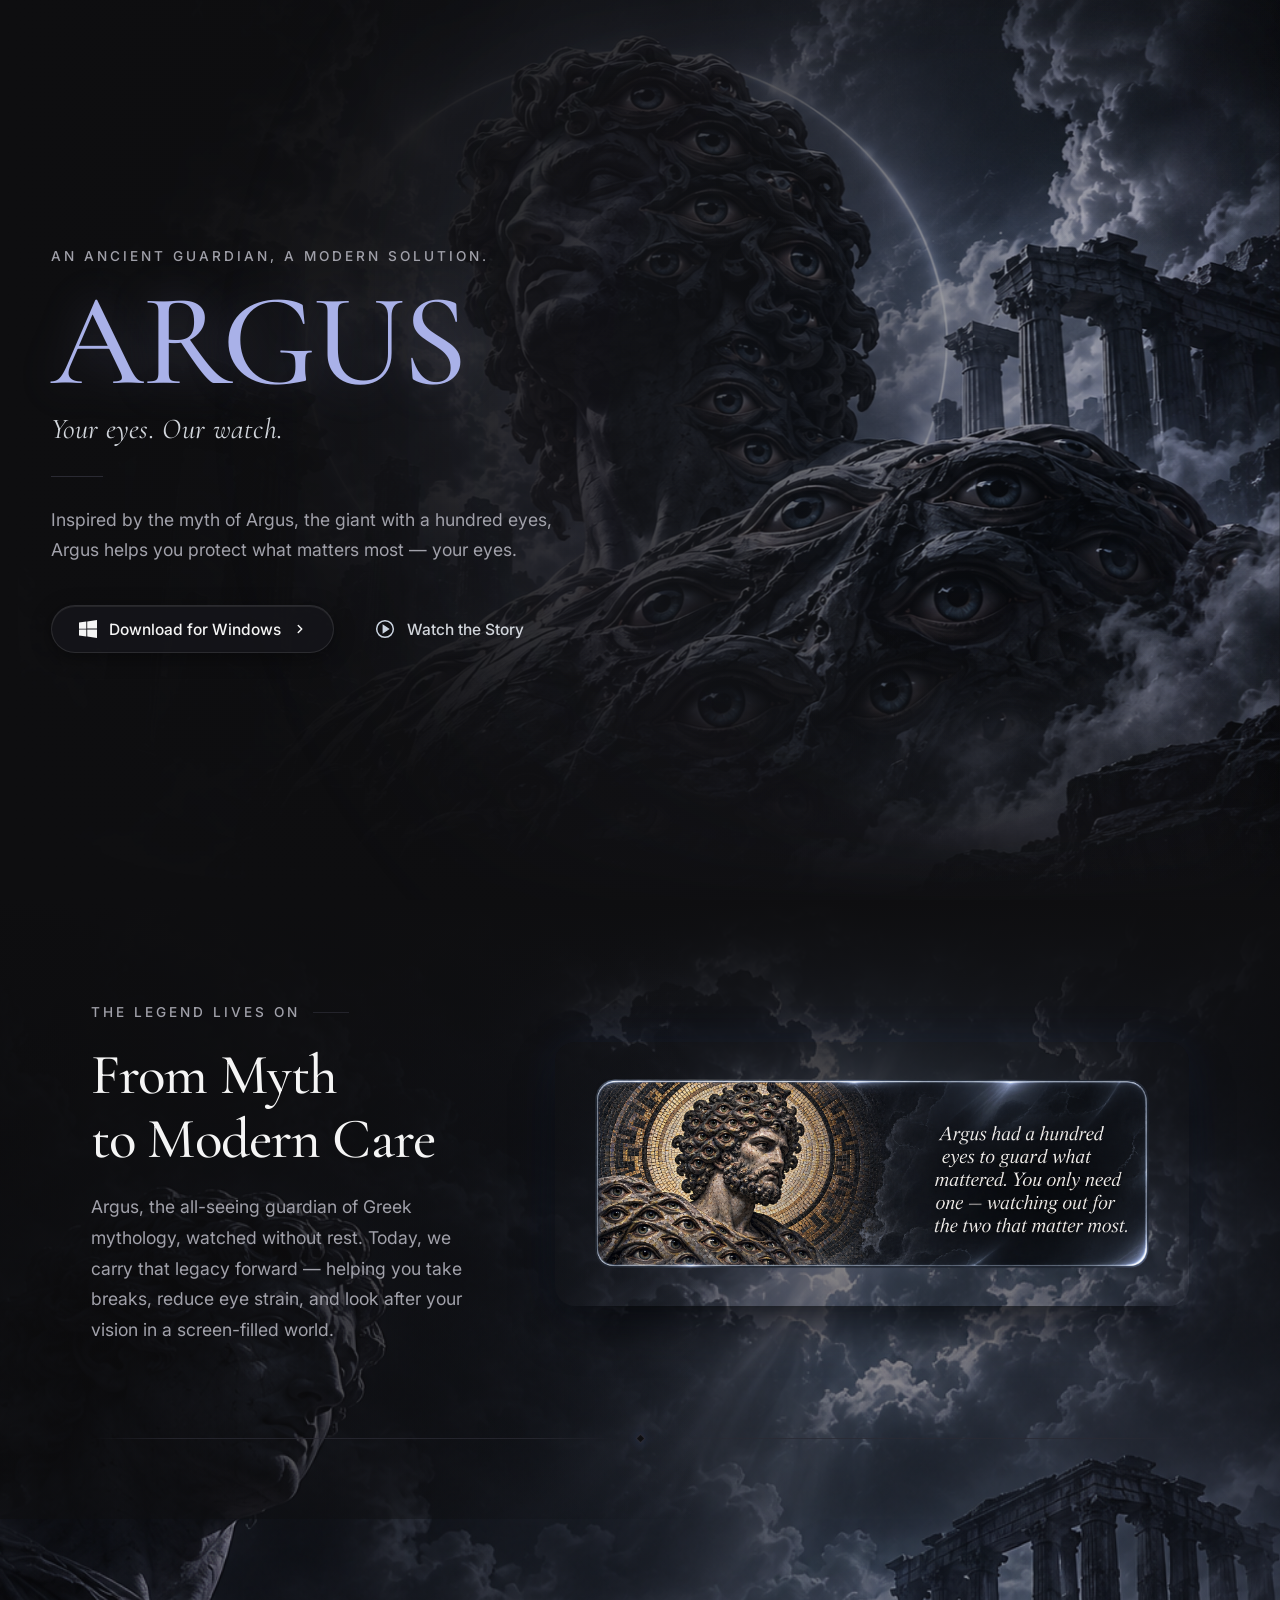
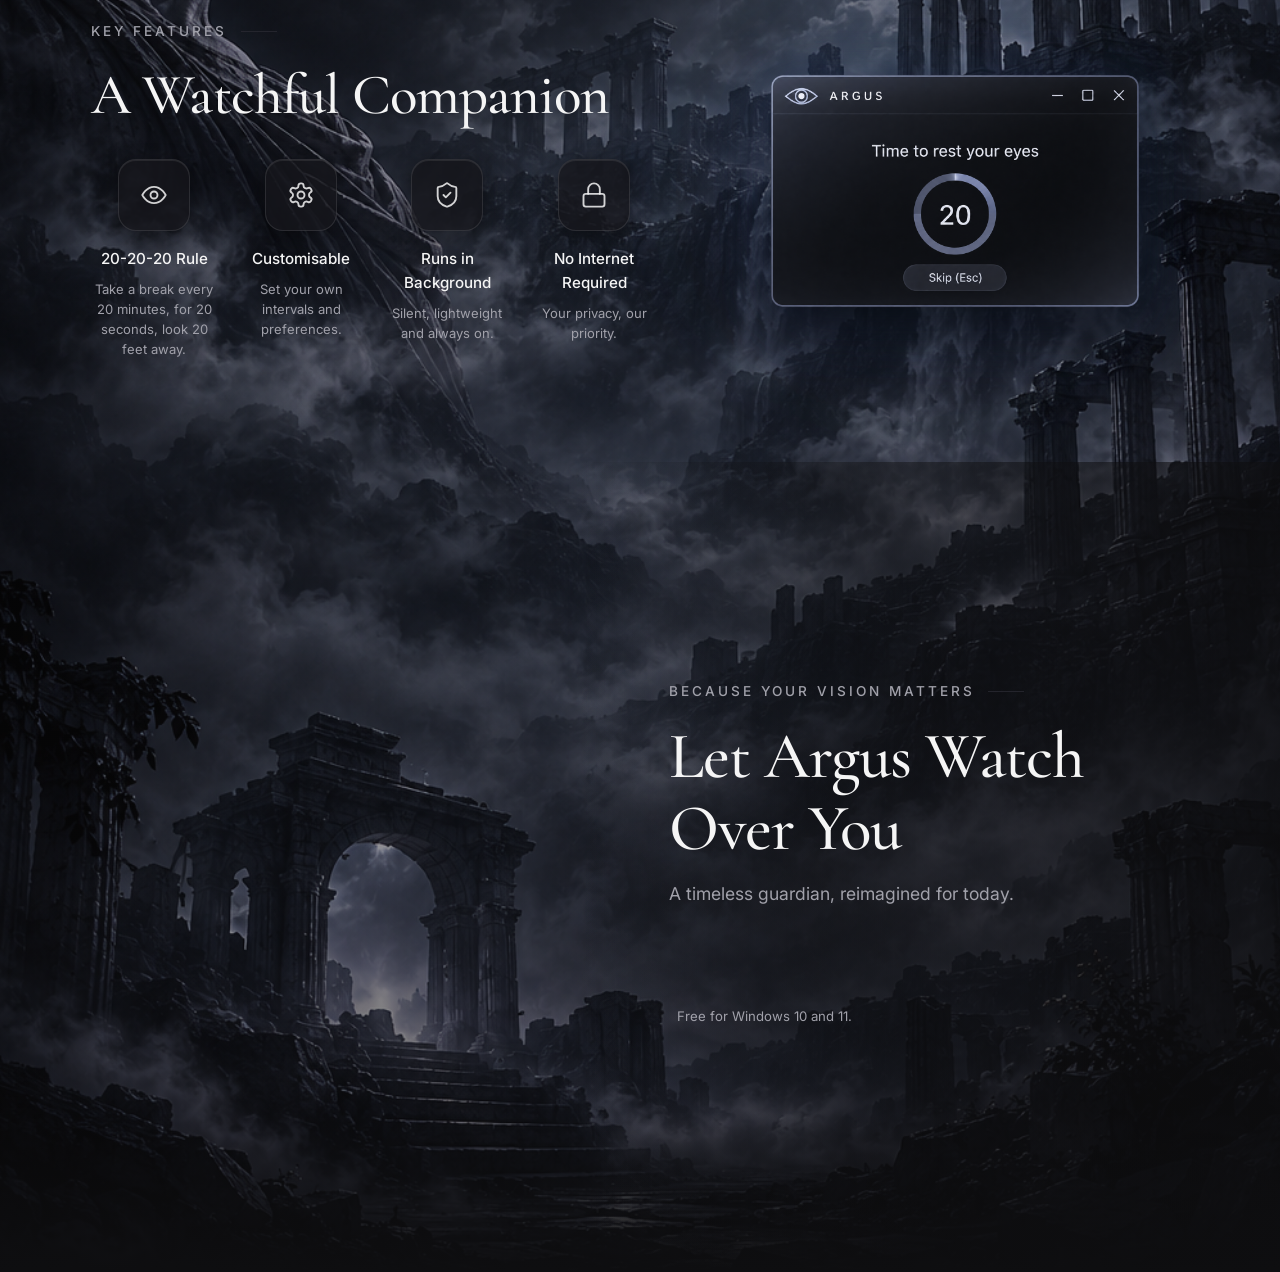
<file: argus/index.html>
<!DOCTYPE html>
<html lang="en">

<head>
  <meta charset="UTF-8">
  <meta name="viewport" content="width=device-width, initial-scale=1.0">
  <title>ARGUS &mdash; Your eyes. Our watch.</title>
  <meta name="description"
    content="Inspired by the myth of Argus, the giant with a hundred eyes, Argus helps you protect what matters most &mdash; your eyes.">

  <!-- Favicon placeholder (Eye of Argus icon) -->
  <link rel="icon"
    href="data:image/svg+xml,<svg xmlns='http://www.w3.org/2000/svg' viewBox='0 0 24 24' fill='none' stroke='%23A9B1E8' stroke-width='2' stroke-linecap='round' stroke-linejoin='round'><path d='M2 12s3.5-7 10-7 10 7 10 7-3.5 7-10 7-10-7-10-7Z'/><circle cx='12' cy='12' r='3'/></svg>"
    type="image/svg+xml">

  <!-- Google Fonts: Cormorant Garamond & Inter -->
  <link rel="preconnect" href="https://fonts.googleapis.com">
  <link rel="preconnect" href="https://fonts.gstatic.com" crossorigin>
  <link
    href="https://fonts.googleapis.com/css2?family=Cormorant+Garamond:ital,wght@0,400;0,500;0,600;1,400&family=Inter:wght@400;500;600&display=swap"
    rel="stylesheet">

  <link rel="stylesheet" href="css/style.css">
</head>

<body>

  <!-- ========================================================= -->
  <!-- HERO SECTION                                              -->
  <!-- ========================================================= -->
  <section id="hero" class="hero-section" aria-label="Hero Section">
    <!-- Background Image & Atmospheric Layers -->
    <div class="hero-bg-wrapper" aria-hidden="true">
      <img src="assets/image-1.png" alt="" class="hero-bg-img" loading="eager" fetchpriority="high">
      <div class="hero-gradient-overlay"></div>
      <div class="hero-fog-overlay"></div>
    </div>

    <!-- Hero Content Container -->
    <div class="hero-container">
      <div class="hero-content">
        <!-- Eyebrow Tagline -->
        <span class="hero-eyebrow animate-item" style="--delay: 100ms;">
          AN ANCIENT GUARDIAN, A MODERN SOLUTION.
        </span>

        <!-- Main Title -->
        <h1 class="hero-title animate-item" style="--delay: 250ms;">
          ARGUS
        </h1>

        <!-- Subtitle -->
        <p class="hero-subtitle animate-item" style="--delay: 400ms;">
          Your eyes. Our watch.
        </p>

        <!-- Accent Divider -->
        <div class="hero-divider animate-item" style="--delay: 520ms;" aria-hidden="true"></div>

        <!-- Description Paragraph -->
        <p class="hero-description animate-item" style="--delay: 620ms;">
          Inspired by the myth of Argus, the giant with a hundred eyes, Argus helps you protect what matters most
          &mdash; your eyes.
        </p>

        <!-- CTA Action Buttons -->
        <div class="hero-actions animate-item" style="--delay: 750ms;">
          <!-- Primary Download Button -->
          <button type="button" class="btn btn-primary" data-download aria-label="Download Argus for Windows">
            <span class="btn-icon" aria-hidden="true">
              <!-- Windows Logo SVG -->
              <svg width="18" height="18" viewBox="0 0 24 24" fill="currentColor">
                <path
                  d="M0 3.449L9.75 2.1v9.451H0m10.949-9.602L24 0v11.4H10.949M0 12.6h9.75v9.451L0 20.699M10.949 12.6H24V24l-12.949-1.949" />
              </svg>
            </span>
            <span class="btn-label">Download for Windows</span>
            <span class="btn-chevron" aria-hidden="true">
              <svg width="14" height="14" viewBox="0 0 24 24" fill="none" stroke="currentColor" stroke-width="2.5"
                stroke-linecap="round" stroke-linejoin="round">
                <path d="m9 18 6-6-6-6" />
              </svg>
            </span>
          </button>

          <!-- Secondary Story Button -->
          <button type="button" class="btn btn-secondary" id="watchStoryBtn" aria-haspopup="dialog"
            aria-controls="storyModal">
            <span class="btn-icon play-icon-wrapper" aria-hidden="true">
              <!-- Circular Play Icon SVG -->
              <svg width="20" height="20" viewBox="0 0 24 24" fill="none" stroke="currentColor" stroke-width="1.8">
                <circle cx="12" cy="12" r="10" stroke="currentColor" />
                <polygon points="10 8 16 12 10 16 10 8" fill="currentColor" />
              </svg>
            </span>
            <span class="btn-label">Watch the Story</span>
          </button>
        </div>
      </div>
    </div>
  </section>

  <!-- ========================================================= -->
  <!-- SCENE WRAPPER (Shared continuous background for sections 2-4) -->
  <!-- ========================================================= -->
    <div class="scene" id="sceneContainer">
      <!-- Continuous Full-Scene Background with image-4.png -->
      <div class="scene-bg" aria-hidden="true">
        <img src="assets/image-4.png" alt="" class="scene-bg-img">
        <div class="scene-grain" aria-hidden="true"></div>
      </div>

      <!-- ======================================================= -->
      <!-- SECTION 2: LEGEND                                       -->
      <!-- ======================================================= -->
      <section id="legend" class="legend-section" aria-label="The Legend Section">
        <div class="legend-container">
          <!-- Left Column (~40%) -->
          <div class="legend-text-col">
            <div class="legend-eyebrow-wrapper reveal reveal-up" style="--reveal-delay: 0ms;">
              <span class="legend-eyebrow">THE LEGEND LIVES ON</span>
              <span class="legend-eyebrow-line" aria-hidden="true"></span>
            </div>
            <h2 class="legend-title reveal reveal-up" style="--reveal-delay: 140ms;">
              From Myth<br>to Modern Care
            </h2>
            <p class="legend-description reveal reveal-up" style="--reveal-delay: 280ms;">
              Argus, the all-seeing guardian of Greek mythology, watched without rest. Today, we carry that legacy
              forward
              &mdash; helping you take breaks, reduce eye strain, and look after your vision in a screen-filled
              world.
            </p>
          </div>

          <!-- Right Column (~60%) -->
          <div class="legend-card-col reveal reveal-right" style="--reveal-delay: 180ms;">
            <div class="legend-card">
              <img src="assets/image-2.png"
                alt="Mosaic of Argus with the quote: Argus had a hundred eyes to guard what mattered. You only need one, watching out for the two that matter most."
                class="legend-quote-img" loading="lazy" width="1942" height="809">
            </div>
          </div>
        </div>

        <!-- Section Bottom Divider with Center Diamond -->
        <div class="section-divider-diamond reveal reveal-up" style="--reveal-delay: 350ms;" aria-hidden="true">
          <span class="diamond-line"></span>
          <span class="diamond-shape"></span>
          <span class="diamond-line"></span>
        </div>
      </section>

      <!-- ======================================================= -->
      <!-- SECTION 3: FEATURES                                     -->
      <!-- ======================================================= -->
      <section id="features" class="features-section" aria-label="Key Features">
        <!-- Atmospheric Ambient Glow behind timer -->
        <div class="features-ambient-glow" aria-hidden="true"></div>

        <div class="features-container">
          <!-- Left Column (~55%) -->
          <div class="features-content-col">
            <div class="features-eyebrow-wrapper reveal reveal-up" style="--reveal-delay: 0ms;">
              <span class="features-eyebrow">KEY FEATURES</span>
              <span class="features-eyebrow-line" aria-hidden="true"></span>
            </div>
            <h2 class="features-title reveal reveal-up" style="--reveal-delay: 120ms;">
              A Watchful Companion
            </h2>

            <!-- Feature Items Row (4 Items) -->
            <div class="features-grid">
              <!-- Item 1: 20-20-20 Rule -->
              <div class="feature-item reveal reveal-up" style="--reveal-delay: 220ms;">
                <div class="feature-tile">
                  <svg class="feature-icon" width="28" height="28" viewBox="0 0 24 24" fill="none" stroke="currentColor"
                    stroke-width="1.6" stroke-linecap="round" stroke-linejoin="round" aria-hidden="true">
                    <path d="M2 12s3.5-7 10-7 10 7 10 7-3.5 7-10 7-10-7-10-7Z" />
                    <circle cx="12" cy="12" r="3" />
                  </svg>
                </div>
                <h3 class="feature-item-title">20-20-20 Rule</h3>
                <p class="feature-item-desc">Take a break every 20 minutes, for 20 seconds, look 20 feet away.
                </p>
              </div>

              <!-- Item 2: Customisable -->
              <div class="feature-item reveal reveal-up" style="--reveal-delay: 320ms;">
                <div class="feature-tile">
                  <svg class="feature-icon" width="28" height="28" viewBox="0 0 24 24" fill="none" stroke="currentColor"
                    stroke-width="1.6" stroke-linecap="round" stroke-linejoin="round" aria-hidden="true">
                    <path
                      d="M12.22 2h-.44a2 2 0 0 0-2 2v.18a2 2 0 0 1-1 1.73l-.43.25a2 2 0 0 1-2 0l-.15-.08a2 2 0 0 0-2.73.73l-.22.38a2 2 0 0 0 .73 2.73l.15.1a2 2 0 0 1 1 1.72v.51a2 2 0 0 1-1 1.74l-.15.09a2 2 0 0 0-.73 2.73l.22.38a2 2 0 0 0 2.73.73l.15-.08a2 2 0 0 1 2 0l.43.25a2 2 0 0 1 1 1.73V20a2 2 0 0 0 2 2h.44a2 2 0 0 0 2-2v-.18a2 2 0 0 1 1-1.73l.43-.25a2 2 0 0 1 2 0l.15.08a2 2 0 0 0 2.73-.73l.22-.39a2 2 0 0 0-.73-2.73l-.15-.08a2 2 0 0 1-1-1.74v-.5a2 2 0 0 1 1-1.74l.15-.09a2 2 0 0 0 .73-2.73l-.22-.38a2 2 0 0 0-2.73-.73l-.15.08a2 2 0 0 1-2 0l-.43-.25a2 2 0 0 1-1-1.73V4a2 2 0 0 0-2-2z" />
                    <circle cx="12" cy="12" r="3" />
                  </svg>
                </div>
                <h3 class="feature-item-title">Customisable</h3>
                <p class="feature-item-desc">Set your own intervals and preferences.</p>
              </div>

              <!-- Item 3: Runs in Background -->
              <div class="feature-item reveal reveal-up" style="--reveal-delay: 420ms;">
                <div class="feature-tile">
                  <svg class="feature-icon" width="28" height="28" viewBox="0 0 24 24" fill="none" stroke="currentColor"
                    stroke-width="1.6" stroke-linecap="round" stroke-linejoin="round" aria-hidden="true">
                    <path
                      d="M20 13c0 5-3.5 7.5-7.66 8.95a1 1 0 0 1-.67-.01C7.5 20.5 4 18 4 13V6a1 1 0 0 1 1-1c2 0 4.5-1.2 6.24-2.72a1.17 1.17 0 0 1 1.52 0C14.51 3.81 17 5 19 5a1 1 0 0 1 1 1z" />
                    <path d="m9 12 2 2 4-4" />
                  </svg>
                </div>
                <h3 class="feature-item-title">Runs in Background</h3>
                <p class="feature-item-desc">Silent, lightweight and always on.</p>
              </div>

              <!-- Item 4: No Internet Required -->
              <div class="feature-item reveal reveal-up" style="--reveal-delay: 520ms;">
                <div class="feature-tile">
                  <svg class="feature-icon" width="28" height="28" viewBox="0 0 24 24" fill="none" stroke="currentColor"
                    stroke-width="1.6" stroke-linecap="round" stroke-linejoin="round" aria-hidden="true">
                    <rect width="18" height="11" x="3" y="11" rx="2" ry="2" />
                    <path d="M7 11V7a5 5 0 0 1 10 0v4" />
                  </svg>
                </div>
                <h3 class="feature-item-title">No Internet Required</h3>
                <p class="feature-item-desc">Your privacy, our priority.</p>
              </div>
            </div>
          </div>

          <!-- Right Column (~45%): Interactive Tilting Timer -->
          <div class="features-timer-col reveal reveal-right" style="--reveal-delay: 250ms;">
            <div class="tilt-wrap" data-tilt>
              <div class="tilt-card">
                <img src="assets/image-3.png"
                  alt="Argus break reminder window showing 'Time to rest your eyes' with a 20 second countdown"
                  class="timer-img" loading="lazy" width="1536" height="1024">
                <div class="tilt-glare" aria-hidden="true"></div>
              </div>
            </div>
          </div>
        </div>
      </section>

      <!-- ======================================================= -->
      <!-- SECTION 4: CALL TO ACTION (#cta)                        -->
      <!-- ======================================================= -->
      <section id="cta" class="cta-section" aria-label="Call to Action Section">
        <div class="cta-container">
          <!-- Content Block (Right-aligned ~45% on desktop, arch visible on left) -->
          <div class="cta-content">
            <!-- Small uppercase letter-spaced label -->
            <div class="cta-eyebrow-wrapper reveal reveal-right" style="--reveal-delay: 0ms;">
              <span class="cta-eyebrow">BECAUSE YOUR VISION MATTERS</span>
              <span class="cta-eyebrow-line" aria-hidden="true"></span>
            </div>

            <!-- Heading -->
            <h2 class="cta-title reveal reveal-right" style="--reveal-delay: 140ms;">
              Let Argus Watch Over You
            </h2>

            <!-- Muted subtext -->
            <p class="cta-subtext reveal reveal-right" style="--reveal-delay: 280ms;">
              A timeless guardian, reimagined for today.
            </p>

            <!-- Primary Download Button & Note -->
            <div class="cta-action-wrapper reveal reveal-right" style="--reveal-delay: 420ms;">
              <button type="button" class="btn btn-primary cta-btn-glow" data-download
                aria-label="Download Argus for Windows">
                <span class="btn-icon" aria-hidden="true">
                  <svg width="18" height="18" viewBox="0 0 24 24" fill="currentColor">
                    <path
                      d="M0 3.449L9.75 2.1v9.451H0m10.949-9.602L24 0v11.4H10.949M0 12.6h9.75v9.451L0 20.699M10.949 12.6H24V24l-12.949-1.949" />
                  </svg>
                </span>
                <span class="btn-label">Download for Windows</span>
                <span class="btn-chevron" aria-hidden="true">
                  <svg width="14" height="14" viewBox="0 0 24 24" fill="none" stroke="currentColor" stroke-width="2.5"
                    stroke-linecap="round" stroke-linejoin="round">
                    <path d="m9 18 6-6-6-6" />
                  </svg>
                </span>
              </button>
              <p class="cta-note">Free for Windows 10 and 11.</p>
            </div>
          </div>
        </div>
      </section>
    </div>

    <!-- ========================================================= -->
    <!-- STORY VIDEO MODAL OVERLAY                                 -->
    <!-- ========================================================= -->
    <div id="storyModal" class="modal-overlay" role="dialog" aria-modal="true" aria-labelledby="modalTitle"
      aria-hidden="true">
      <div class="modal-backdrop" data-close-modal></div>
      <div class="modal-container">
        <header class="modal-header">
          <h2 id="modalTitle" class="modal-title">The Legend of Argus</h2>
          <button type="button" class="modal-close-btn" data-close-modal aria-label="Close modal">
            <svg width="20" height="20" viewBox="0 0 24 24" fill="none" stroke="currentColor" stroke-width="2"
              stroke-linecap="round" stroke-linejoin="round">
              <line x1="18" y1="6" x2="6" y2="18"></line>
              <line x1="6" y1="6" x2="18" y2="18"></line>
            </svg>
          </button>
        </header>

        <!-- 16:9 Video Box (Can be replaced with <video> or <iframe> later) -->
        <div class="modal-media-wrapper">
          <div class="video-placeholder" id="videoContainer">
            <div class="placeholder-content">
              <div class="placeholder-icon" aria-hidden="true">
                <svg width="48" height="48" viewBox="0 0 24 24" fill="none" stroke="currentColor" stroke-width="1.5">
                  <circle cx="12" cy="12" r="10" />
                  <polygon points="10 8 16 12 10 16 10 8" fill="currentColor" />
                </svg>
              </div>
              <p class="placeholder-text">Story video coming soon</p>
              <span class="placeholder-subtext">The myth of the all-seeing guardian is being prepared.</span>
            </div>
          </div>
        </div>
      </div>
    </div>

    <script src="js/main.js"></script>
</body>

</html>
</file>
<file: argus/css/style.css>
/* ==========================================================================
   DESIGN TOKENS & ROOT VARIABLES
   ========================================================================== */
:root {
  --bg: #0E0E10;
  --surface: #16161B;
  --surface-translucent: rgba(22, 22, 27, 0.75);
  --border: #2A2A33;
  --border-light: rgba(255, 255, 255, 0.1);
  --text: #F5F5F5;
  --text-muted: #A1A1AA;
  --accent: #5B8CFF;
  --accent-glow: rgba(91, 140, 255, 0.35);
  --title-tint: #A9B1E8;
  --title-glow: rgba(169, 177, 232, 0.25);

  /* Typography */
  --font-serif: "Cormorant Garamond", Georgia, "Times New Roman", serif;
  --font-sans: "Inter", -apple-system, BlinkMacSystemFont, "Segoe UI", Roboto, sans-serif;

  /* Fluid Typography Scale */
  --fs-eyebrow: clamp(0.7rem, 0.65rem + 0.25vw, 0.85rem);
  --fs-hero-title: clamp(3.75rem, 2.2rem + 7.5vw, 8.5rem);
  --fs-subtitle: clamp(1.2rem, 1rem + 1vw, 1.85rem);
  --fs-body: clamp(0.95rem, 0.9rem + 0.25vw, 1.125rem);
  --fs-btn: clamp(0.875rem, 0.85rem + 0.15vw, 0.975rem);

  /* Layout Spacing */
  --content-max-width: 1400px;
  --container-padding: clamp(1.5rem, 4vw, 5rem);
  --transition-smooth: 0.35s cubic-bezier(0.16, 1, 0.3, 1);
}

/* ==========================================================================
   BASE & RESET
   ========================================================================== */
*,
*::before,
*::after {
  box-sizing: border-box;
  margin: 0;
  padding: 0;
}

html {
  color-scheme: dark;
  background-color: var(--bg);
  color: var(--text);
  font-family: var(--font-sans);
  scroll-behavior: smooth;
  -webkit-font-smoothing: antialiased;
  -moz-osx-font-smoothing: grayscale;
}

body {
  min-height: 100vh;
  background-color: var(--bg);
  color: var(--text);
  line-height: 1.6;
  overflow-x: hidden;
}

img,
svg {
  display: block;
  max-width: 100%;
}

button {
  font-family: inherit;
  cursor: pointer;
  border: none;
  background: none;
}

/* ==========================================================================
   HERO SECTION
   ========================================================================== */
.hero-section {
  position: relative;
  min-height: 100vh;
  display: flex;
  align-items: center;
  overflow: hidden;
  background-color: var(--bg);
  padding: var(--container-padding) 0;
}

/* Background Artwork & Layered Atmosphere */
.hero-bg-wrapper {
  position: absolute;
  inset: 0;
  pointer-events: none;
  z-index: 1;
  overflow: hidden;
}

.hero-bg-img {
  width: 100%;
  height: 100%;
  object-fit: cover;
  object-position: right center;
  opacity: 0;
  transform: scale(1.06);
  animation: heroImgReveal 1.6s cubic-bezier(0.16, 1, 0.3, 1) forwards;
}

/* Primary directional gradients to blend image seamlessly with dark background */
.hero-gradient-overlay {
  position: absolute;
  inset: 0;
  background:
    /* Horizontal fade from dark left to translucent right */
    linear-gradient(90deg,
      var(--bg) 0%,
      rgba(14, 14, 16, 0.96) 28%,
      rgba(14, 14, 16, 0.78) 52%,
      rgba(14, 14, 16, 0.3) 80%,
      rgba(14, 14, 16, 0.05) 100%),
    /* Vertical fade to blend with bottom section */
    linear-gradient(180deg,
      rgba(14, 14, 16, 0.25) 0%,
      transparent 30%,
      transparent 70%,
      var(--bg) 100%);
}

/* Ambient Floating Fog & Vignette Effect */
.hero-fog-overlay {
  position: absolute;
  inset: 0;
  background: radial-gradient(circle at 75% 45%,
      rgba(91, 140, 255, 0.04) 0%,
      rgba(169, 177, 232, 0.03) 40%,
      transparent 70%);
  filter: blur(40px);
  animation: ambientFloat 18s ease-in-out infinite alternate;
}

/* Container & Typography */
.hero-container {
  position: relative;
  z-index: 2;
  width: 100%;
  max-width: var(--content-max-width);
  margin: 0 auto;
  padding: 0 var(--container-padding);
}

.hero-content {
  max-width: 620px;
  display: flex;
  flex-direction: column;
}

/* 1. Eyebrow Tagline */
.hero-eyebrow {
  display: inline-block;
  font-family: var(--font-sans);
  font-size: var(--fs-eyebrow);
  font-weight: 500;
  letter-spacing: 0.22em;
  text-transform: uppercase;
  color: var(--text-muted);
  margin-bottom: 0.85rem;
}

/* 2. Hero Title */
.hero-title {
  font-family: var(--font-serif);
  font-size: var(--fs-hero-title);
  font-weight: 500;
  line-height: 0.92;
  letter-spacing: -0.02em;
  color: var(--title-tint);
  text-shadow: 0 0 45px var(--title-glow);
  margin-bottom: 0.5rem;
}

/* 3. Subtitle */
.hero-subtitle {
  font-family: var(--font-serif);
  font-size: var(--fs-subtitle);
  font-style: italic;
  font-weight: 400;
  color: #D1D5DB;
  letter-spacing: 0.01em;
  line-height: 1.3;
}

/* 4. Thin Horizontal Divider Line */
.hero-divider {
  width: 52px;
  height: 1px;
  background-color: var(--border);
  margin: 1.75rem 0;
  border: none;
}

/* 5. Description Paragraph */
.hero-description {
  font-family: var(--font-sans);
  font-size: var(--fs-body);
  font-weight: 400;
  color: var(--text-muted);
  line-height: 1.7;
  max-width: 540px;
  margin-bottom: 2.5rem;
}

/* 6. Buttons Action Group */
.hero-actions {
  display: flex;
  align-items: center;
  flex-wrap: wrap;
  gap: 1.1rem;
}

/* Button Base Styles */
.btn {
  display: inline-flex;
  align-items: center;
  justify-content: center;
  gap: 0.75rem;
  padding: 0.85rem 1.65rem;
  font-family: var(--font-sans);
  font-size: var(--fs-btn);
  font-weight: 500;
  border-radius: 9999px;
  /* Pill shape */
  text-decoration: none;
  white-space: nowrap;
  transition: all var(--transition-smooth);
  user-select: none;
  position: relative;
}

.btn:focus-visible {
  outline: 2px solid var(--accent);
  outline-offset: 3px;
}

/* Primary Glassy Button */
.btn-primary {
  background: var(--surface-translucent);
  backdrop-filter: blur(14px);
  -webkit-backdrop-filter: blur(14px);
  color: var(--text);
  border: 1px solid var(--border-light);
  box-shadow: 0 4px 20px rgba(0, 0, 0, 0.4), inset 0 1px 0 rgba(255, 255, 255, 0.08);
}

.btn-primary:hover {
  border-color: rgba(91, 140, 255, 0.6);
  box-shadow:
    0 0 25px var(--accent-glow),
    0 6px 24px rgba(0, 0, 0, 0.5),
    inset 0 1px 0 rgba(255, 255, 255, 0.15);
  transform: translateY(-2px);
  color: #FFFFFF;
}

.btn-primary:active {
  transform: translateY(0);
}

.btn-primary .btn-chevron {
  transition: transform var(--transition-smooth);
}

.btn-primary:hover .btn-chevron {
  transform: translateX(3px);
}

/* Secondary Ghost Button */
.btn-secondary {
  background: transparent;
  color: #D1D5DB;
  border: 1px solid transparent;
  padding: 0.85rem 1.4rem;
}

.btn-secondary .play-icon-wrapper {
  display: flex;
  align-items: center;
  justify-content: center;
  transition: transform var(--transition-smooth), color var(--transition-smooth);
  color: #CBD5E1;
}

.btn-secondary:hover {
  color: #FFFFFF;
  background: rgba(255, 255, 255, 0.03);
  border-color: rgba(255, 255, 255, 0.12);
  transform: translateY(-1px);
}

.btn-secondary:hover .play-icon-wrapper {
  color: var(--accent);
  transform: scale(1.08);
}

/* Loading state for download button */
.btn.is-loading {
  pointer-events: none;
  opacity: 0.85;
}

.btn-spinner {
  width: 16px;
  height: 16px;
  border: 2px solid rgba(255, 255, 255, 0.25);
  border-top-color: var(--text);
  border-radius: 50%;
  animation: spin 0.8s linear infinite;
  display: inline-block;
}

/* =========================================================
   STAGGERED LOAD ANIMATIONS
   ========================================================= */
.animate-item {
  opacity: 0;
  transform: translateY(24px);
  animation: fadeUp 1s cubic-bezier(0.16, 1, 0.3, 1) forwards;
  animation-delay: var(--delay, 0ms);
}

@keyframes fadeUp {
  0% {
    opacity: 0;
    transform: translateY(24px);
  }

  100% {
    opacity: 1;
    transform: translateY(0);
  }
}

@keyframes heroImgReveal {
  0% {
    opacity: 0;
    transform: scale(1.06);
  }

  100% {
    opacity: 1;
    transform: scale(1);
  }
}

@keyframes ambientFloat {
  0% {
    transform: translate(0, 0) scale(1);
    opacity: 0.6;
  }

  50% {
    transform: translate(-2%, 2%) scale(1.05);
    opacity: 0.9;
  }

  100% {
    transform: translate(1%, -1%) scale(0.98);
    opacity: 0.5;
  }
}

@keyframes spin {
  to {
    transform: rotate(360deg);
  }
}

/* ==========================================================================
   REUSABLE SCROLL REVEAL UTILITIES
   ========================================================================== */
.reveal {
  opacity: 0;
  transition-property: opacity, transform;
  transition-duration: 0.85s;
  transition-timing-function: cubic-bezier(0.16, 1, 0.3, 1);
  transition-delay: var(--reveal-delay, 0ms);
  will-change: opacity, transform;
}

.reveal-up {
  transform: translateY(32px);
}

.reveal-right {
  transform: translateX(45px);
}

.reveal-left {
  transform: translateX(-45px);
}

.reveal.is-revealed {
  opacity: 1;
  transform: translate(0, 0);
}

/* ==========================================================================
   SCENE WRAPPER & CONTINUOUS BACKGROUND (Sections 2-4)
   ========================================================================== */
.scene {
  position: relative;
  isolation: isolate;
  overflow: hidden;
}

/* Static full-scene background image layer spanning #legend, #features, #cta */
.scene-bg {
  position: absolute;
  inset: 0;
  z-index: 0;
  pointer-events: none;
}

.scene-bg img,
.scene-bg-img {
  width: 100%;
  height: 100%;
  object-fit: cover;
  object-position: 40% 50%;
  display: block;
}

/* Atmospheric Legibility Overlay with top & bottom seamless fades */
.scene-bg::after {
  content: "";
  position: absolute;
  inset: 0;
  background: linear-gradient(to bottom,
      var(--bg) 0%,
      rgba(14, 14, 16, 0.55) 15%,
      rgba(14, 14, 16, 0.30) 40%,
      rgba(14, 14, 16, 0.35) 70%,
      rgba(14, 14, 16, 0.55) 92%,
      var(--bg) 100%);
  pointer-events: none;
}

/* Subtle Film-Grain Texture to eliminate scaling artifacts */
.scene-grain {
  position: absolute;
  inset: 0;
  pointer-events: none;
  opacity: 0.04;
  mix-blend-mode: overlay;
  background-image: url("data:image/svg+xml,%3Csvg viewBox='0 0 200 200' xmlns='http://www.w3.org/2000/svg'%3E%3Cfilter id='noiseFilter'%3E%3CfeTurbulence type='fractalNoise' baseFrequency='0.8' numOctaves='3' stitchTiles='stitch'/%3E%3C/filter%3E%3Crect width='100%25' height='100%25' filter='url(%23noiseFilter)'/%3E%3C/svg%3E");
}

/* ==========================================================================
   LEGEND SECTION
   ========================================================================== */
.legend-section {
  position: relative;
  z-index: 1;
  background: transparent;
  padding: clamp(5.5rem, 8vw, 8.5rem) 0 clamp(4rem, 6vw, 6rem);
  overflow: hidden;
}

/* Text protection gradient on left side where legend copy sits */
.legend-section::before {
  content: "";
  position: absolute;
  inset: 0;
  z-index: 0;
  pointer-events: none;
  background: linear-gradient(90deg,
      rgba(14, 14, 16, 0.65) 0%,
      rgba(14, 14, 16, 0.45) 30%,
      transparent 55%);
}

.legend-container {
  position: relative;
  z-index: 1;
  width: 100%;
  max-width: 1200px;
  margin: 0 auto;
  padding: 0 var(--container-padding);
  display: grid;
  grid-template-columns: 0.85fr 1.35fr;
  align-items: center;
  gap: clamp(2.5rem, 5vw, 4.5rem);
}

/* Left Column */
.legend-text-col {
  display: flex;
  flex-direction: column;
}

.legend-eyebrow-wrapper {
  display: flex;
  align-items: center;
  gap: 0.85rem;
  margin-bottom: 1.15rem;
}

.legend-eyebrow {
  font-family: var(--font-sans);
  font-size: var(--fs-eyebrow);
  font-weight: 500;
  letter-spacing: 0.22em;
  text-transform: uppercase;
  color: var(--text-muted);
}

.legend-eyebrow-line {
  display: inline-block;
  width: 36px;
  height: 1px;
  background-color: var(--border);
  opacity: 0.8;
}

.legend-title {
  font-family: var(--font-serif);
  font-size: clamp(2.35rem, 1.8rem + 2.2vw, 3.8rem);
  font-weight: 500;
  line-height: 1.12;
  letter-spacing: -0.015em;
  color: var(--text);
  margin-bottom: 1.35rem;
}

.legend-description {
  font-family: var(--font-sans);
  font-size: var(--fs-body);
  font-weight: 400;
  color: var(--text-muted);
  line-height: 1.75;
  max-width: 460px;
}

/* Right Column (Mosaic Quote Card) */
.legend-card-col {
  width: 100%;
}

.legend-card {
  position: relative;
  width: 100%;
  background: none;
  border: none;
  padding: 0;
  box-shadow: none;
  border-radius: 0;
  backdrop-filter: none;
  -webkit-backdrop-filter: none;
}

.legend-quote-img {
  width: 100%;
  height: auto;
  display: block;
  border-radius: 20px;
  box-shadow:
  0 24px 50px -12px rgba(0, 0, 0, 0.85),
  0 0 45px rgba(91, 140, 255, 0.08);
  transition:
    transform 0.45s cubic-bezier(0.16, 1, 0.3, 1),
  box-shadow 0.45s cubic-bezier(0.16, 1, 0.3, 1);
}


  .legend-card:hover .legend-quote-img,
  .legend-quote-img:hover {
    transform: translateY(-4px);
    box-shadow:
      0 30px 60px -10px rgba(0, 0, 0, 0.85),
    0 0 55px rgba(91, 140, 255, 0.16);
  }

  /* Section Bottom Divider with Centered Diamond */
  .section-divider-diamond {
    display: flex;
    align-items: center;
    justify-content: center;
    width: 100%;
    max-width: 1200px;
    margin: clamp(4rem, 7vw, 6.5rem) auto 0;
    padding: 0 var(--container-padding);
    gap: 1.25rem;
  }

  .diamond-line {
    flex: 1;
    height: 1px;
    background: linear-gradient(90deg,
        transparent,
        rgba(42, 42, 51, 0.8) 15%,
        rgba(42, 42, 51, 0.8) 85%,
        transparent);
  }

  .diamond-shape {
    width: 7px;
    height: 7px;
    background-color: var(--bg);
    border: 1px solid var(--border);
    transform: rotate(45deg);
    flex-shrink: 0;
    box-shadow: 0 0 10px rgba(91, 140, 255, 0.25);
  }

  /* ==========================================================================
   FEATURES SECTION & TILT TIMER
   ========================================================================== */
  .features-section {
    position: relative;
    z-index: 1;
    background: transparent;
    padding: clamp(5rem, 8vw, 8rem) 0;
    overflow: hidden;
  }

  /* Ambient Blue Glow positioned behind the timer (subtle halo over shared background) */
  .features-ambient-glow {
    position: absolute;
    right: 6%;
    top: 50%;
    transform: translateY(-50%);
    width: 580px;
    height: 580px;
    background: radial-gradient(circle,
        rgba(91, 140, 255, 0.012) 45%,
        transparent 70%);
    filter: blur(50px);
    pointer-events: none;
    z-index: 1;
  }

  .features-container {
    position: relative;
    z-index: 2;
    width: 100%;
    max-width: 1200px;
    margin: 0 auto;
    padding: 0 var(--container-padding);
    display: grid;
    grid-template-columns: 1.15fr 0.95fr;
    align-items: center;
    gap: clamp(2.5rem, 5vw, 4.5rem);
  }

  /* Left Column */
  .features-content-col {
    display: flex;
    flex-direction: column;
  }

  .features-eyebrow-wrapper {
    display: flex;
    align-items: center;
    gap: 0.85rem;
    margin-bottom: 1.15rem;
  }

  .features-eyebrow {
    font-family: var(--font-sans);
    font-size: var(--fs-eyebrow);
    font-weight: 500;
    letter-spacing: 0.22em;
    text-transform: uppercase;
    color: var(--text-muted);
  }

  .features-eyebrow-line {
    display: inline-block;
    width: 36px;
    height: 1px;
    background-color: var(--border);
    opacity: 0.8;
  }

  .features-title {
    font-family: var(--font-serif);
    font-size: clamp(2.35rem, 1.8rem + 2.2vw, 3.8rem);
    font-weight: 500;
    line-height: 1.15;
    letter-spacing: -0.015em;
    color: var(--text);
    margin-bottom: 2rem;
  }

  /* Feature Items Grid (Row of 4 on Desktop) */
  .features-grid {
    display: grid;
    grid-template-columns: repeat(4, 1fr);
    gap: 1.25rem;
  }

  .feature-item {
    display: flex;
    flex-direction: column;
    align-items: center;
    text-align: center;
  }

  .feature-tile {
    width: 72px;
    height: 72px;
    border-radius: 18px;
    background: var(--surface-translucent);
    backdrop-filter: blur(12px);
    -webkit-backdrop-filter: blur(12px);
    border: 1px solid var(--border-light);
    box-shadow:
      0 6px 20px rgba(0, 0, 0, 0.4),
      inset 0 1px 0 rgba(255, 255, 255, 0.08);
    display: flex;
    align-items: center;
    justify-content: center;
    margin-bottom: 1rem;
    transition:
      transform var(--transition-smooth),
      border-color var(--transition-smooth),
      box-shadow var(--transition-smooth);
  }

  .feature-icon {
    color: rgba(245, 245, 245, 0.85);
    transition: color var(--transition-smooth);
  }

  .feature-item:hover .feature-tile {
    transform: translateY(-4px);
    border-color: rgba(91, 140, 255, 0.55);
    box-shadow:
      0 0 22px rgba(91, 140, 255, 0.3),
      0 10px 24px rgba(0, 0, 0, 0.5),
      inset 0 1px 0 rgba(255, 255, 255, 0.15);
  }

  .feature-item:hover .feature-icon {
    color: #FFFFFF;
  }

  .feature-item-title {
    font-family: var(--font-sans);
    font-size: 0.95rem;
    font-weight: 500;
    color: var(--text);
    margin-bottom: 0.45rem;
  }

  .feature-item-desc {
    font-family: var(--font-sans);
    font-size: 0.815rem;
    color: var(--text-muted);
    line-height: 1.55;
    max-width: 170px;
  }

  /* Right Column: Tilting Timer Wrapper */
  .features-timer-col {
    display: flex;
    justify-content: center;
    align-items: center;
    width: 100%;
  }

  .tilt-wrap {
    perspective: 1000px;
    width: 100%;
    max-width: 520px;
    animation: floatSlow 6s ease-in-out infinite;
  }

  .tilt-wrap:hover {
    animation-play-state: paused;
  }

  .tilt-card {
    position: relative;
    width: 100%;
    border-radius: 18px;
    transform-style: preserve-3d;
    will-change: transform, filter;
    /* Base drop-shadow and ambient glow that shifts dynamically with tilt */
    filter:
      drop-shadow(0 20px 32px rgba(0, 0, 0, 0.75)) drop-shadow(0 0 22px rgba(91, 140, 255, 0.16));
  }

  .timer-img {
    width: 100%;
    height: auto;
    display: block;
    border-radius: inherit;
    pointer-events: none;
  }

  /* Dynamic Glare Overlay clipped to image shape */
  .tilt-glare {
    position: absolute;
    inset: 0;
    pointer-events: none;
    opacity: 0;
    mix-blend-mode: overlay;
    mask-image: url('../assets/image-3.png');
    mask-size: contain;
    mask-position: center;
    mask-repeat: no-repeat;
    -webkit-mask-image: url('../assets/image-3.png');
    -webkit-mask-size: contain;
    -webkit-mask-position: center;
    -webkit-mask-repeat: no-repeat;
    border-radius: inherit;
    transition: opacity 0.25s ease;
  }

  @keyframes floatSlow {

    0%,
    100% {
      transform: translateY(0);
    }

    50% {
      transform: translateY(-10px);
    }
  }

  /* ==========================================================================
   CALL TO ACTION SECTION (#cta)
   ========================================================================== */
  .cta-section {
    position: relative;
    z-index: 1;
    background: transparent;
    min-height: 90vh;
    display: flex;
    align-items: center;
    padding: clamp(5rem, 8vw, 8rem) 0 clamp(6rem, 10vw, 9rem);
    overflow: hidden;
  }

  /* Text protection gradient on right side where CTA copy sits */
  .cta-section::before {
    content: "";
    position: absolute;
    inset: 0;
    z-index: 0;
    pointer-events: none;
    background: linear-gradient(270deg,
        rgba(14, 14, 16, 0.65) 0%,
        rgba(14, 14, 16, 0.45) 30%,
        transparent 55%);
  }

  .cta-container {
    position: relative;
    z-index: 1;
    width: 100%;
    max-width: 1200px;
    margin: 0 auto;
    padding: 0 var(--container-padding);
    display: flex;
    justify-content: flex-end;
    /* Sits on right side so arch is visible on left */
  }

  .cta-content {
    width: 100%;
    max-width: 520px;
    display: flex;
    flex-direction: column;
  }

  .cta-eyebrow-wrapper {
    display: flex;
    align-items: center;
    gap: 0.85rem;
    margin-bottom: 1.15rem;
  }

  .cta-eyebrow {
    font-family: var(--font-sans);
    font-size: var(--fs-eyebrow);
    font-weight: 500;
    letter-spacing: 0.22em;
    text-transform: uppercase;
    color: var(--text-muted);
  }

  .cta-eyebrow-line {
    display: inline-block;
    width: 36px;
    height: 1px;
    background-color: var(--border);
    opacity: 0.8;
  }

  .cta-title {
    font-family: var(--font-serif);
    font-size: clamp(2.5rem, 2rem + 2.6vw, 4.25rem);
    font-weight: 500;
    line-height: 1.1;
    letter-spacing: -0.015em;
    color: var(--text);
    margin-bottom: 1rem;
  }

  .cta-subtext {
    font-family: var(--font-sans);
    font-size: var(--fs-body);
    color: var(--text-muted);
    line-height: 1.6;
    margin-bottom: 2.25rem;
  }

  .cta-action-wrapper {
    display: flex;
    flex-direction: column;
    align-items: flex-start;
    gap: 0.85rem;
  }

  .cta-note {
    font-family: var(--font-sans);
    font-size: 0.825rem;
    color: var(--text-muted);
    padding-left: 0.5rem;
  }

  /* Subtle breathing glow for CTA download button */
  .cta-btn-glow {
    animation: ctaBtnBreathe 5s ease-in-out infinite;
  }

  @keyframes ctaBtnBreathe {

    0%,
    100% {
      box-shadow:
        0 4px 20px rgba(0, 0, 0, 0.4),
        0 0 16px rgba(91, 140, 255, 0.22),
        inset 0 1px 0 rgba(255, 255, 255, 0.08);
      border-color: var(--border-light);
    }

    50% {
      box-shadow:
        0 6px 28px rgba(0, 0, 0, 0.5),
        0 0 34px rgba(91, 140, 255, 0.48),
        inset 0 1px 0 rgba(255, 255, 255, 0.18);
      border-color: rgba(91, 140, 255, 0.6);
    }
  }

  /* =========================================================
   PLACEHOLDER SECTIONS
   ========================================================= */
  .placeholder-section {
    min-height: 100vh;
    background-color: var(--bg);
    position: relative;
    display: flex;
    align-items: center;
    justify-content: center;
    border-top: 1px solid rgba(42, 42, 51, 0.4);
  }

  /* =========================================================
   MODAL DIALOG
   ========================================================= */
  .modal-overlay {
    position: fixed;
    inset: 0;
    display: flex;
    align-items: center;
    justify-content: center;
    z-index: 1000;
    padding: 1.5rem;
    opacity: 0;
    visibility: hidden;
    transition: opacity 0.3s ease, visibility 0.3s ease;
  }

  .modal-overlay.is-open {
    opacity: 1;
    visibility: visible;
  }

  .modal-backdrop {
    position: absolute;
    inset: 0;
    background: rgba(14, 14, 16, 0.85);
    backdrop-filter: blur(16px);
    -webkit-backdrop-filter: blur(16px);
  }

  .modal-container {
    position: relative;
    z-index: 10;
    width: 100%;
    max-width: 860px;
    background: var(--surface);
    border: 1px solid var(--border);
    border-radius: 14px;
    box-shadow: 0 24px 60px rgba(0, 0, 0, 0.7);
    overflow: hidden;
    transform: scale(0.96);
    transition: transform 0.3s cubic-bezier(0.16, 1, 0.3, 1);
  }

  .modal-overlay.is-open .modal-container {
    transform: scale(1);
  }

  .modal-header {
    display: flex;
    align-items: center;
    justify-content: space-between;
    padding: 1.25rem 1.5rem;
    border-bottom: 1px solid var(--border);
  }

  .modal-title {
    font-family: var(--font-serif);
    font-size: 1.35rem;
    font-weight: 500;
    color: var(--title-tint);
  }

  .modal-close-btn {
    display: flex;
    align-items: center;
    justify-content: center;
    width: 36px;
    height: 36px;
    border-radius: 8px;
    color: var(--text-muted);
    border: 1px solid transparent;
    transition: all 0.2s ease;
  }

  .modal-close-btn:hover {
    color: var(--text);
    background: rgba(255, 255, 255, 0.05);
    border-color: var(--border);
  }

  .modal-close-btn:focus-visible {
    outline: 2px solid var(--accent);
    outline-offset: 2px;
  }

  .modal-media-wrapper {
    padding: 1.5rem;
  }

  /* 16:9 Aspect Ratio Media Container */
  .video-placeholder {
    width: 100%;
    aspect-ratio: 16 / 9;
    background: #0E0E10;
    border: 1px dashed var(--border);
    border-radius: 8px;
    display: flex;
    align-items: center;
    justify-content: center;
    text-align: center;
  }

  .placeholder-content {
    display: flex;
    flex-direction: column;
    align-items: center;
    gap: 0.6rem;
    padding: 1.5rem;
  }

  .placeholder-icon {
    color: var(--accent);
    opacity: 0.75;
    margin-bottom: 0.25rem;
  }

  .placeholder-text {
    font-family: var(--font-serif);
    font-size: 1.4rem;
    font-weight: 500;
    color: var(--text);
  }

  .placeholder-subtext {
    font-size: 0.875rem;
    color: var(--text-muted);
    max-width: 300px;
  }

  /* =========================================================
   RESPONSIVE LAYOUT
   ========================================================= */
  @media (max-width: 900px) {
    .legend-section {
      padding: clamp(3.5rem, 6vw, 5rem) 0;
    }

    .legend-container {
      grid-template-columns: 1fr;
      gap: 2.5rem;
    }

    .legend-description {
      max-width: 100%;
    }

    .legend-card-col {
      max-width: 100%;
    }

    .section-divider-diamond {
      margin-top: 3.5rem;
    }

    /* Features Section 900px Responsive */
    .features-section {
      padding: clamp(3.5rem, 6vw, 5rem) 0;
    }

    .features-ambient-glow {
      right: 50%;
      top: 75%;
      transform: translate(50%, -50%);
      width: 420px;
      height: 420px;
    }

    .features-container {
      grid-template-columns: 1fr;
      gap: 3.5rem;
    }

    .features-grid {
      grid-template-columns: repeat(2, 1fr);
      gap: 2rem 1.5rem;
    }

    .features-timer-col {
      order: 2;
    }

    .feature-item-desc {
      max-width: 220px;
    }
  }

  @media (max-width: 480px) {
    .features-grid {
      grid-template-columns: repeat(2, 1fr);
      gap: 1.5rem 0.85rem;
    }

    .feature-tile {
      width: 60px;
      height: 60px;
      border-radius: 14px;
      margin-bottom: 0.75rem;
    }

    .feature-icon {
      width: 24px;
      height: 24px;
    }

    .feature-item-title {
      font-size: 0.875rem;
    }

    .feature-item-desc {
      font-size: 0.75rem;
    }
  }

  @media (max-width: 768px) {
    .hero-section {
      min-height: 100vh;
      padding-top: 5rem;
      padding-bottom: 4rem;
      align-items: flex-end;
    }

    .hero-bg-img {
      object-position: 70% top;
      height: 70%;
    }

    /* Stronger gradient on mobile so text placed below/over remains legible */
    .hero-gradient-overlay {
      background:
        linear-gradient(180deg,
          rgba(14, 14, 16, 0.15) 0%,
          rgba(14, 14, 16, 0.7) 40%,
          var(--bg) 65%,
          var(--bg) 100%);
    }

    .hero-content {
      max-width: 100%;
    }

    .hero-title {
      margin-bottom: 0.35rem;
    }

    .hero-divider {
      margin: 1.25rem 0;
    }

    .hero-actions {
      flex-direction: column;
      width: 100%;
    }

    .btn {
      width: 100%;
      padding: 0.95rem 1.5rem;
    }

    /* Scene & Shared Background on Mobile */
    .scene-bg img,
    .scene-bg-img {
      object-position: 28% 50% !important;
    }

    .scene-bg::after {
      background: linear-gradient(to bottom,
          var(--bg) 0%,
          rgba(14, 14, 16, 0.65) 12%,
          rgba(14, 14, 16, 0.42) 40%,
          rgba(14, 14, 16, 0.45) 70%,
          rgba(14, 14, 16, 0.68) 94%,
          var(--bg) 100%);
    }

    .legend-section::before,
    .cta-section::before {
      background: linear-gradient(180deg,
          rgba(14, 14, 16, 0.50) 0%,
          rgba(14, 14, 16, 0.60) 100%);
    }

    /* CTA Section Mobile */
    .cta-section {
      min-height: auto;
      padding: clamp(4rem, 8vw, 6rem) 0 clamp(6rem, 12vw, 8rem);
    }

    .cta-container {
      justify-content: center;
    }

    .cta-content {
      max-width: 100%;
    }

    .cta-action-wrapper {
      width: 100%;
      align-items: stretch;
    }

    .cta-action-wrapper .btn {
      width: 100%;
    }

    .cta-note {
      text-align: center;
      padding-left: 0;
    }
  }

  /* =========================================================
   PREFERS-REDUCED-MOTION
   ========================================================= */
  @media (prefers-reduced-motion: reduce) {

    *,
    *::before,
    *::after {
      animation-duration: 0.01ms !important;
      animation-iteration-count: 1 !important;
      transition-duration: 0.01ms !important;
      scroll-behavior: auto !important;
    }

    .hero-bg-img {
      opacity: 1 !important;
      transform: none !important;
    }

    .animate-item {
      opacity: 1 !important;
      transform: none !important;
    }

    .reveal {
      opacity: 1 !important;
      transform: none !important;
      transition: none !important;
    }

      .legend-card:hover .legend-quote-img,
      .legend-quote-img:hover {
        transform: none !important;
      }

      .tilt-wrap {
        animation: none !important;
      }

      .tilt-card {
        transform: none !important;
        will-change: auto !important;
        filter: drop-shadow(0 20px 32px rgba(0, 0, 0, 0.75)) drop-shadow(0 0 20px rgba(91, 140, 255, 0.15)) !important;
      }

      .tilt-glare {
        display: none !important;
      }

      .feature-item:hover .feature-tile {
        transform: none !important;
      }

      .hero-fog-overlay {
        animation: none !important;
      }

      .cta-btn-glow {
        animation: none !important;
      }
    }
</file>
